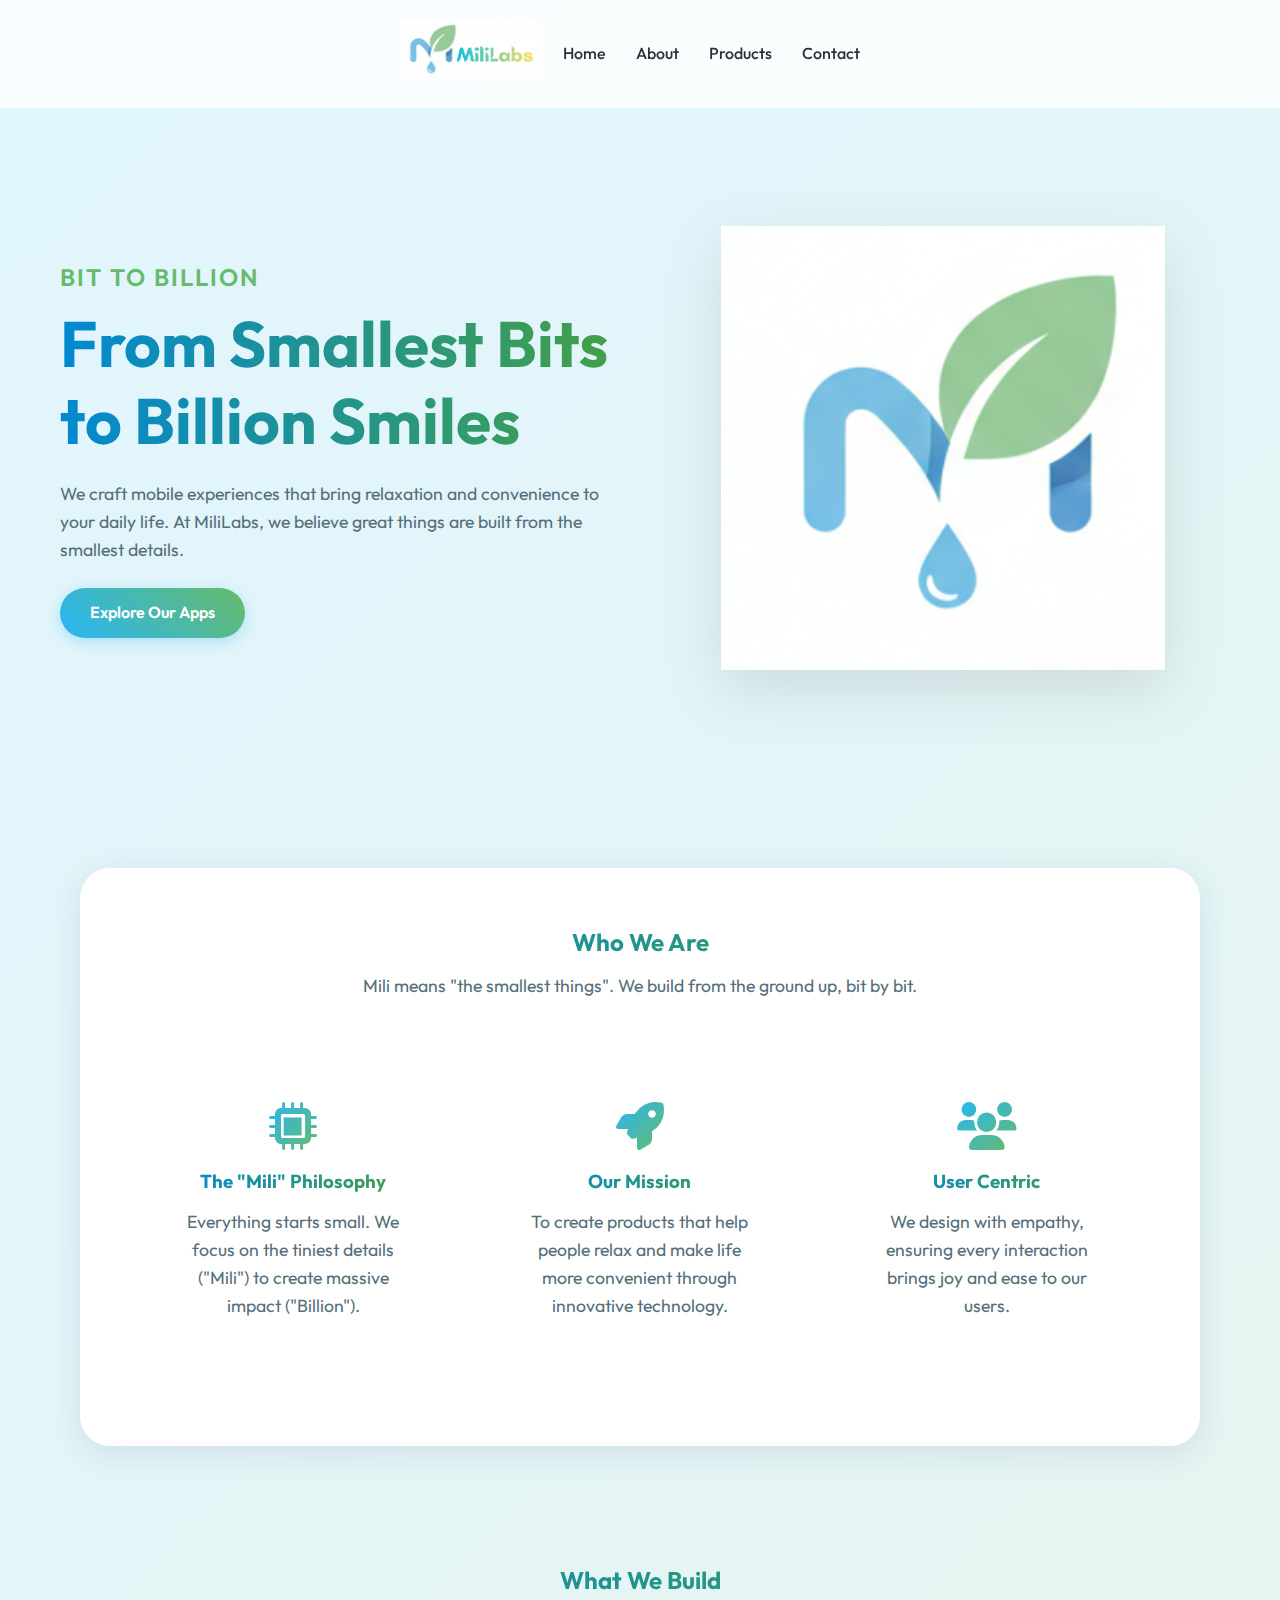
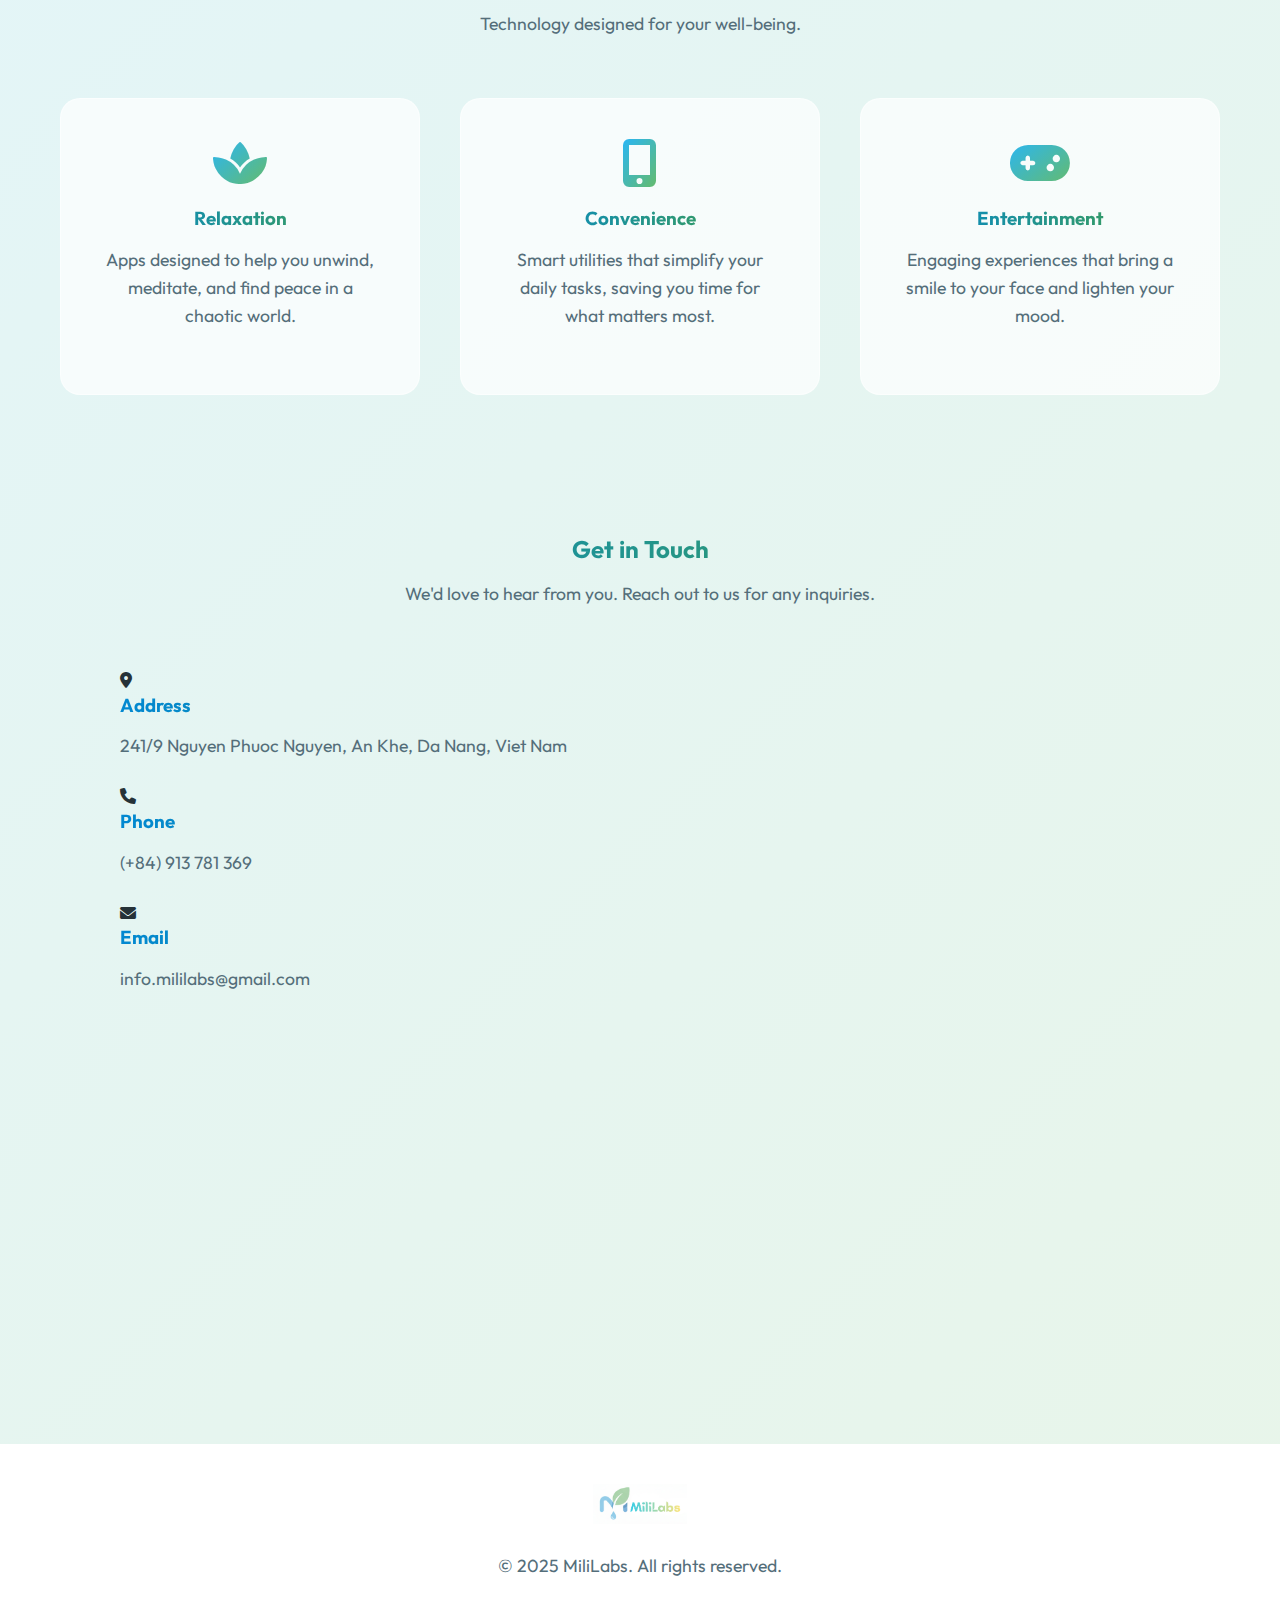
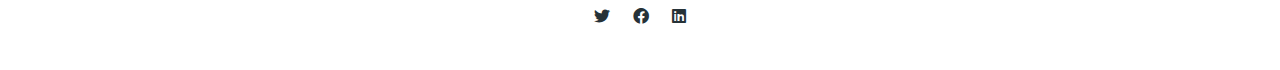
<file: index.html>
<!DOCTYPE html>
<html lang="en">

<head>
  <meta charset="UTF-8">
  <meta name="viewport" content="width=device-width, initial-scale=1.0">
  <title>MiliLabs - Bit to Billion</title>

  <link rel="icon" type="image/png" href="logo.png">
  <!-- Google Fonts: Outfit -->
  <link rel="preconnect" href="https://fonts.googleapis.com">
  <link rel="preconnect" href="https://fonts.gstatic.com" crossorigin>
  <link href="https://fonts.googleapis.com/css2?family=Outfit:wght@300;400;600;700&display=swap" rel="stylesheet">

  <!-- Font Awesome -->
  <link rel="stylesheet" href="https://cdnjs.cloudflare.com/ajax/libs/font-awesome/6.0.0/css/all.min.css">

  <!-- Custom CSS -->
  <link rel="stylesheet" href="style.css">
</head>

<body>

  <!-- Navigation -->
  <nav class="navbar">
    <div class="container">
      <a href="#" class="logo">
        <img src="logo_long.png" alt="MiliLabs Logo">
      </a>
      <div class="nav-links">
        <a href="#home">Home</a>
        <a href="#about">About</a>
        <a href="#products">Products</a>
        <a href="#contact">Contact</a>
      </div>
    </div>
  </nav>

  <!-- Hero Section -->
  <section id="home" class="hero">
    <div class="container" style="display: flex; align-items: center;">
      <div class="hero-content">
        <span class="slogan">Bit to Billion</span>
        <h1>From Smallest Bits to Billion Smiles</h1>
        <p>We craft mobile experiences that bring relaxation and convenience to your daily life. At MiliLabs, we believe
          great things are built from the smallest details.</p>
        <a href="#products" class="btn btn-primary">Explore Our Apps</a>
      </div>
      <div class="hero-image">
        <img src="logo.png" alt="MiliLabs Icon">
      </div>
    </div>
  </section>

  <!-- About Section -->
  <section id="about" class="container">
    <div class="features">
      <div class="container" style="padding: 60px;">
        <div class="section-title">
          <h2>Who We Are</h2>
          <p>Mili means "the smallest things". We build from the ground up, bit by bit.</p>
        </div>
        <div class="grid">
          <div class="card">
            <i class="fas fa-microchip card-icon"></i>
            <h3>The "Mili" Philosophy</h3>
            <p>Everything starts small. We focus on the tiniest details ("Mili") to create massive impact ("Billion").
            </p>
          </div>
          <div class="card">
            <i class="fas fa-rocket card-icon"></i>
            <h3>Our Mission</h3>
            <p>To create products that help people relax and make life more convenient through innovative technology.
            </p>
          </div>
          <div class="card">
            <i class="fas fa-users card-icon"></i>
            <h3>User Centric</h3>
            <p>We design with empathy, ensuring every interaction brings joy and ease to our users.</p>
          </div>
        </div>
      </div>
    </div>
  </section>

  <!-- Products Section -->
  <section id="products">
    <div class="container">
      <div class="section-title">
        <h2>What We Build</h2>
        <p>Technology designed for your well-being.</p>
      </div>
      <div class="grid">
        <div class="card">
          <i class="fas fa-spa card-icon"></i>
          <h3>Relaxation</h3>
          <p>Apps designed to help you unwind, meditate, and find peace in a chaotic world.</p>
        </div>
        <div class="card">
          <i class="fas fa-mobile-alt card-icon"></i>
          <h3>Convenience</h3>
          <p>Smart utilities that simplify your daily tasks, saving you time for what matters most.</p>
        </div>
        <div class="card">
          <i class="fas fa-gamepad card-icon"></i>
          <h3>Entertainment</h3>
          <p>Engaging experiences that bring a smile to your face and lighten your mood.</p>
        </div>
      </div>
    </div>
  </section>

  <!-- Contact Section -->
  <section id="contact" class="container">
    <div class="contact-area">
      <div class="container" style="padding: 60px;">
        <div class="section-title">
          <h2>Get in Touch</h2>
          <p>We'd love to hear from you. Reach out to us for any inquiries.</p>
        </div>
        <div class="contact-content">
          <div class="contact-info">
            <div class="contact-item">
              <i class="fas fa-map-marker-alt"></i>
              <div>
                <h3>Address</h3>
                <p>241/9 Nguyen Phuoc Nguyen, An Khe, Da Nang, Viet Nam</p>
              </div>
            </div>
            <div class="contact-item">
              <i class="fas fa-phone"></i>
              <div>
                <h3>Phone</h3>
                <p>(+84) 913 781 369</p>
              </div>
            </div>
            <div class="contact-item">
              <i class="fas fa-envelope"></i>
              <div>
                <h3>Email</h3>
                <p>info.mililabs@gmail.com</p>
              </div>
            </div>
          </div>
          <div class="contact-map">
            <iframe
              src="https://www.google.com/maps/embed?pb=!1m18!1m12!1m3!1d3834.2020376236455!2d108.18059547547158!3d16.05500223981796!2m3!1f0!2f0!3f0!3m2!1i1024!2i768!4f13.1!3m3!1m2!1s0x3142190f416078e3%3A0xafd9f0f08b339426!2zMjQxIE5ndXnhu4VuIFBoxrDhu5tjIE5ndXnDqm4sIFRoYW5oIEtow6ogxJDDtG5nLCBUaGFuaCBLaMOqLCDEkMOgIE7hurVuZyA1NTAwMDAsIFZpZXRuYW0!5e0!3m2!1sen!2s!4v1763868560169!5m2!1sen!2s"
              width="100%" height="300" style="border:0;" allowfullscreen="" loading="lazy"
              referrerpolicy="no-referrer-when-downgrade"></iframe>
          </div>
        </div>
      </div>
    </div>
  </section>

  <!-- Footer -->
  <footer>
    <div class="container">
      <img src="logo_long.png" alt="MiliLabs" style="height: 40px; margin-bottom: 20px; opacity: 0.8;">
      <p>&copy; 2025 MiliLabs. All rights reserved.</p>
      <div style="margin-top: 20px;">
        <a href="#" style="margin: 0 10px;"><i class="fab fa-twitter"></i></a>
        <a href="#" style="margin: 0 10px;"><i class="fab fa-facebook"></i></a>
        <a href="#" style="margin: 0 10px;"><i class="fab fa-linkedin"></i></a>
      </div>
    </div>
  </footer>

</body>

</html>
</file>
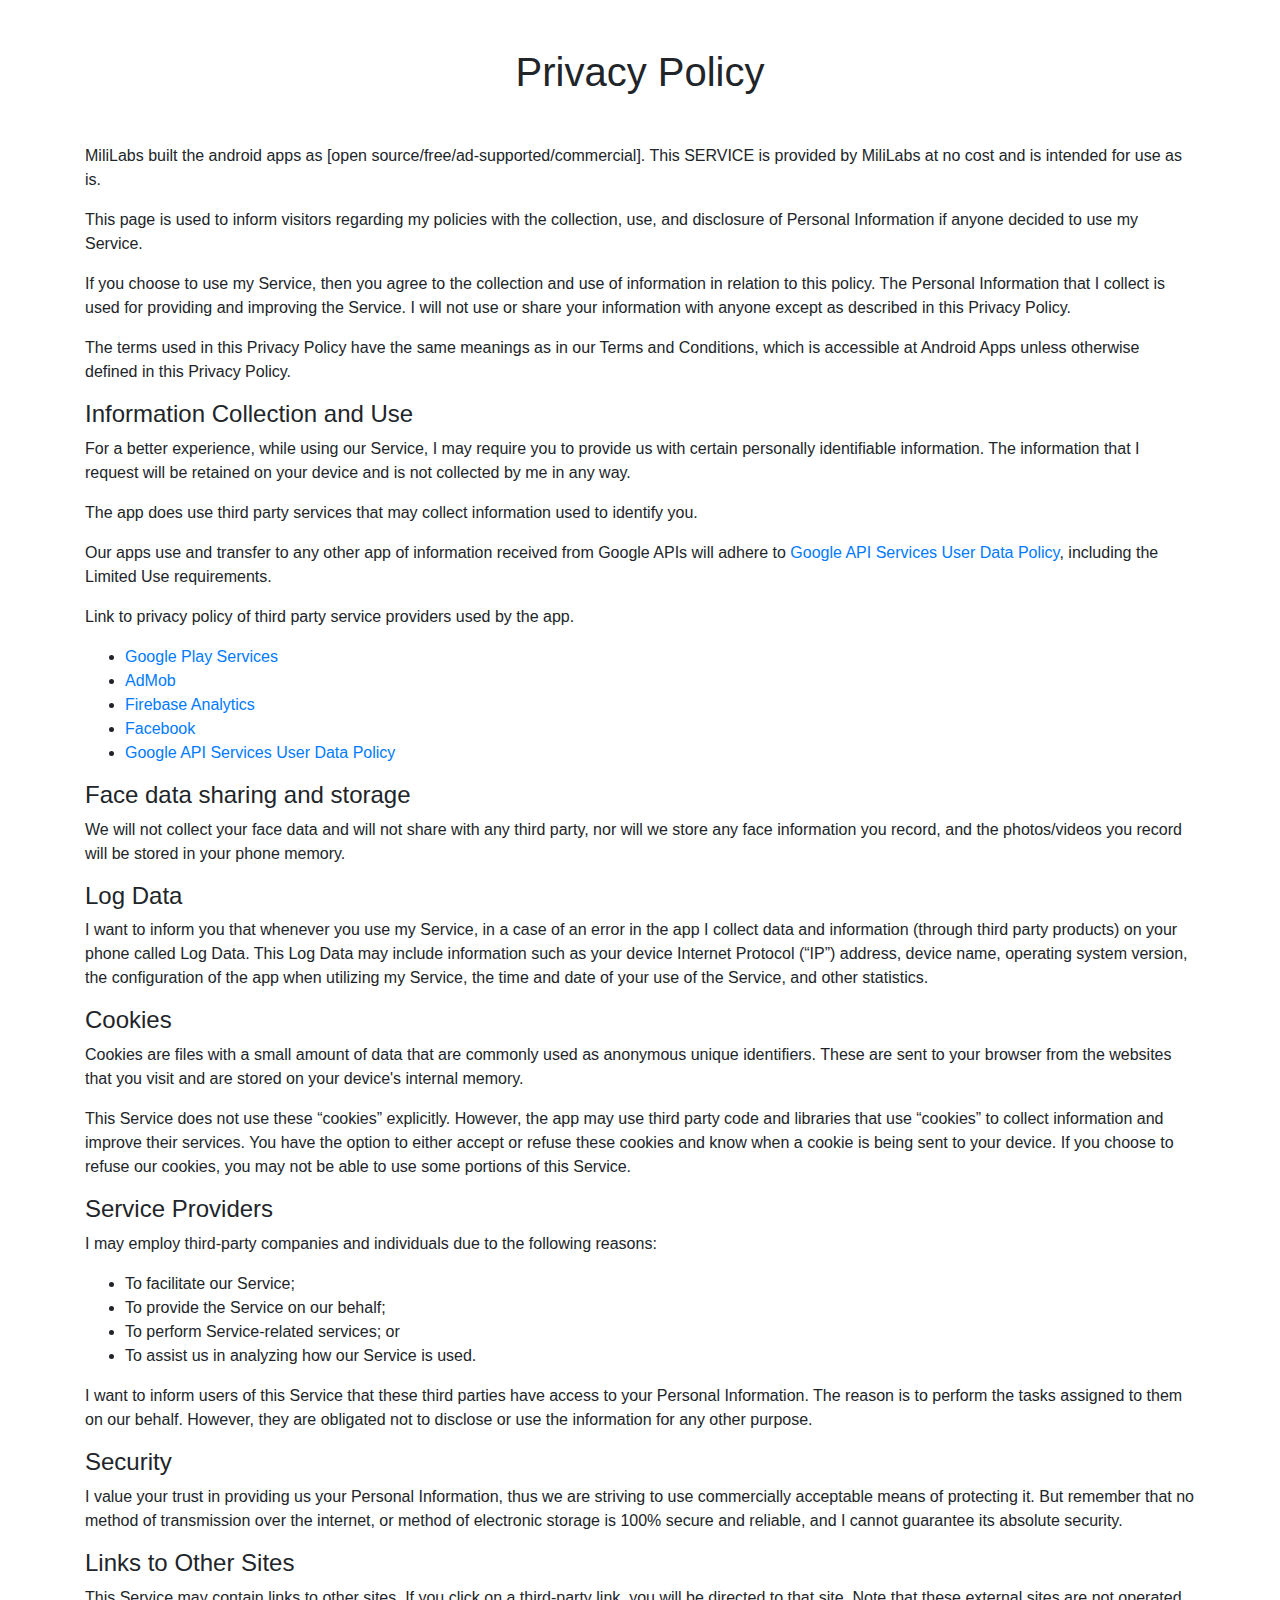
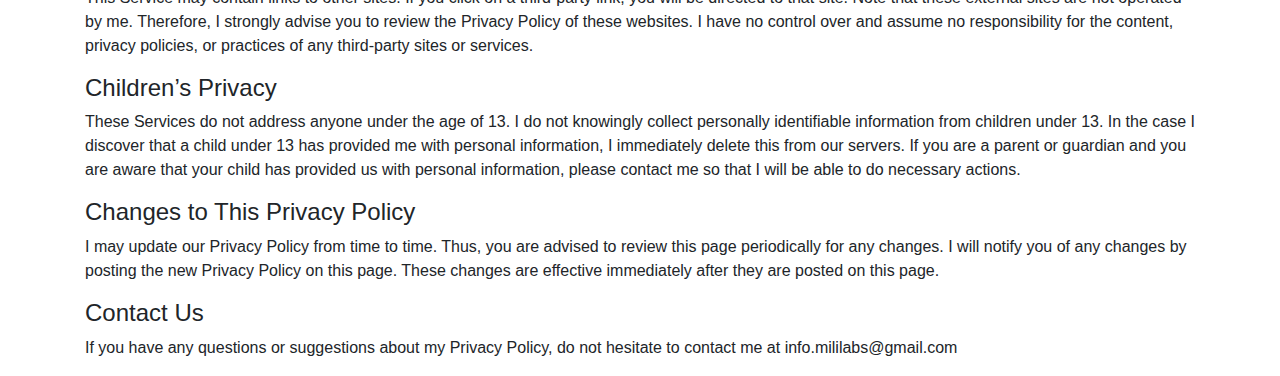
<file: privacy-policy.html>
<!DOCTYPE html>
<html lang="vi">
<head>
    <meta charset="UTF-8">
    <meta name="viewport" content="width=device-width, initial-scale=1.0">
    

    <title>MiliLabs - Bit to Billion</title>
    
    <!-- Preload critical resources -->
    
    <!-- DNS prefetch for external resources -->
    <link rel="dns-prefetch" href="//fonts.googleapis.com">
    <link rel="dns-prefetch" href="//cdnjs.cloudflare.com">
    <link rel="dns-prefetch" href="//stackpath.bootstrapcdn.com">
    
    <!-- Favicon -->
    <link rel="icon" type="image/png" href="assets/images/favicon.png">
    
    <!-- Bootstrap 4 CSS -->
    <link rel="stylesheet" href="https://stackpath.bootstrapcdn.com/bootstrap/4.5.2/css/bootstrap.min.css" integrity="sha384-JcKb8q3iqJ61gNV9KGb8thSsNjpSL0n8PARn9HuZOnIxN0hoP+VmmDGMN5t9UJ0Z" crossorigin="anonymous">
    
    <!-- Font Awesome -->
    <link rel="stylesheet" href="https://cdnjs.cloudflare.com/ajax/libs/font-awesome/6.0.0/css/all.min.css" integrity="sha512-9usAa10IRO0HhonpyAIVpjrylPvoDwiPUiKdWk5t3PyolY1cOd4DSE0Ga+ri4AuTroPR5aQvXU9xC6qOPnzFeg==" crossorigin="anonymous">
    
    <!-- Google Fonts -->
    <link rel="preconnect" href="https://fonts.googleapis.com">
    <link rel="preconnect" href="https://fonts.gstatic.com" crossorigin>
    <link href="https://fonts.googleapis.com/css2?family=Inter:wght@300;400;500;600;700;800&display=swap" rel="stylesheet">
    
    <!-- Custom CSS -->
     
</script>
</head>
<body>
    <div id="fullpage" class="fullpage-default">
      <div class="section animated-row" data-section="slide03">
        <div class="section-inner">
          <div class="row justify-content-center">
            <div class="container text-left">

              <h1 class="text-center my-5">Privacy Policy</h1>
              <p>MiliLabs built the android apps as [open source/free/ad-supported/commercial]. This SERVICE is provided by MiliLabs at no cost and is intended for use as is.</p>
              <p>This page is used to inform visitors regarding my policies with the collection, use, and disclosure of Personal Information if anyone decided to use my Service.</p>
              <p>If you choose to use my Service, then you agree to the collection and use of information in relation to this policy. The Personal Information that I collect is used for providing and improving the Service. I will not use or share your information with anyone except as described in this Privacy Policy.</p>
              <p>The terms used in this Privacy Policy have the same meanings as in our Terms and Conditions, which is accessible at Android Apps unless otherwise defined in this Privacy Policy.</p>
              <h4>Information Collection and Use</h4>
              <p>For a better experience, while using our Service, I may require you to provide us with certain personally identifiable information. The information that I request will be retained on your device and is not collected by me in any way.</p>
              <p>The app does use third party services that may collect information used to identify you.</p>
              <p>Our apps use and transfer to any other app of information received from Google APIs will adhere to <a class="XqQF9c" href="https://developers.google.com/terms/api-services-user-data-policy#additional_requirements_for_specific_api_scopes" target="_blank">Google API Services User Data Policy</a>, including the Limited Use requirements.</p>
              <p>Link to privacy policy of third party service providers used by the app.</p>
              <ul>
                  <li><a href="https://www.google.com/policies/privacy/" target="_blank">Google Play Services</a></li>
                  <li><a class="XqQF9c" href="https://support.google.com/admob/answer/6128543?hl=en" target="_blank">AdMob</a></li>
                  <li><a class="XqQF9c" href="https://firebase.google.com/policies/analytics" target="_blank">Firebase Analytics</a></li>
                  <li><a class="XqQF9c" href="https://www.google.com/url?q=https%3A%2F%2Fwww.facebook.com%2Fabout%2Fprivacy&amp;sa=D&amp;sntz=1&amp;usg=AOvVaw2HPxrfEMtkk2Ddbmtl5CDu" target="_blank">Facebook</a></li>
                  <li><a class="XqQF9c" href="https://developers.google.com/terms/api-services-user-data-policy#additional_requirements_for_specific_api_scopes" target="_blank">Google API Services User Data Policy</a></li>
              </ul>
              <h4>Face data sharing and storage</h4>

                  <p>We will not collect your face data and will not share with any third party, nor will we store any face information you record, and the photos/videos you record will be stored in your phone memory.</p>
              <h4>Log Data</h4>
              <p>I want to inform you that whenever you use my Service, in a case of an error in the app I collect data and information (through third party products) on your phone called Log Data. This Log Data may include information such as your device Internet Protocol (“IP”) address, device name, operating system version, the configuration of the app when utilizing my Service, the time and date of your use of the Service, and other statistics.</p>
              <h4>Cookies</h4>
              <p>Cookies are files with a small amount of data that are commonly used as anonymous unique identifiers. These are sent to your browser from the websites that you visit and are stored on your device's internal memory.</p>
              <p>This Service does not use these “cookies” explicitly. However, the app may use third party code and libraries that use “cookies” to collect information and improve their services. You have the option to either accept or refuse these cookies and know when a cookie is being sent to your device. If you choose to refuse our cookies, you may not be able to use some portions of this Service.</p>
              <h4>Service Providers</h4>
              <p>I may employ third-party companies and individuals due to the following reasons:</p>
              <ul>
                  <li>To facilitate our Service;</li>
                  <li>To provide the Service on our behalf;</li>
                  <li>To perform Service-related services; or</li>
                  <li>To assist us in analyzing how our Service is used.</li>
              </ul>
              <p>I want to inform users of this Service that these third parties have access to your Personal Information. The reason is to perform the tasks assigned to them on our behalf. However, they are obligated not to disclose or use the information for any other purpose.</p>
              <h4>Security</h4>
              <p>I value your trust in providing us your Personal Information, thus we are striving to use commercially acceptable means of protecting it. But remember that no method of transmission over the internet, or method of electronic storage is 100% secure and reliable, and I cannot guarantee its absolute security.</p>
              <h4>Links to Other Sites</h4>
              <p>This Service may contain links to other sites. If you click on a third-party link, you will be directed to that site. Note that these external sites are not operated by me. Therefore, I strongly advise you to review the Privacy Policy of these websites. I have no control over and assume no responsibility for the content, privacy policies, or practices of any third-party sites or services.</p>
              <h4>Children’s Privacy</h4>
              <p>These Services do not address anyone under the age of 13. I do not knowingly collect personally identifiable information from children under 13. In the case I discover that a child under 13 has provided me with personal information, I immediately delete this from our servers. If you are a parent or guardian and you are aware that your child has provided us with personal information, please contact me so that I will be able to do necessary actions.</p>
              <h4>Changes to This Privacy Policy</h4>
              <p>I may update our Privacy Policy from time to time. Thus, you are advised to review this page periodically for any changes. I will notify you of any changes by posting the new Privacy Policy on this page. These changes are effective immediately after they are posted on this page.</p>
              <h4>Contact Us</h4>
              <p>If you have any questions or suggestions about my Privacy Policy, do not hesitate to contact me at info.mililabs@gmail.com</p>
        
            </div>
          </div>
        </div>
      </div>
    </div>
</body>
</html>
</file>
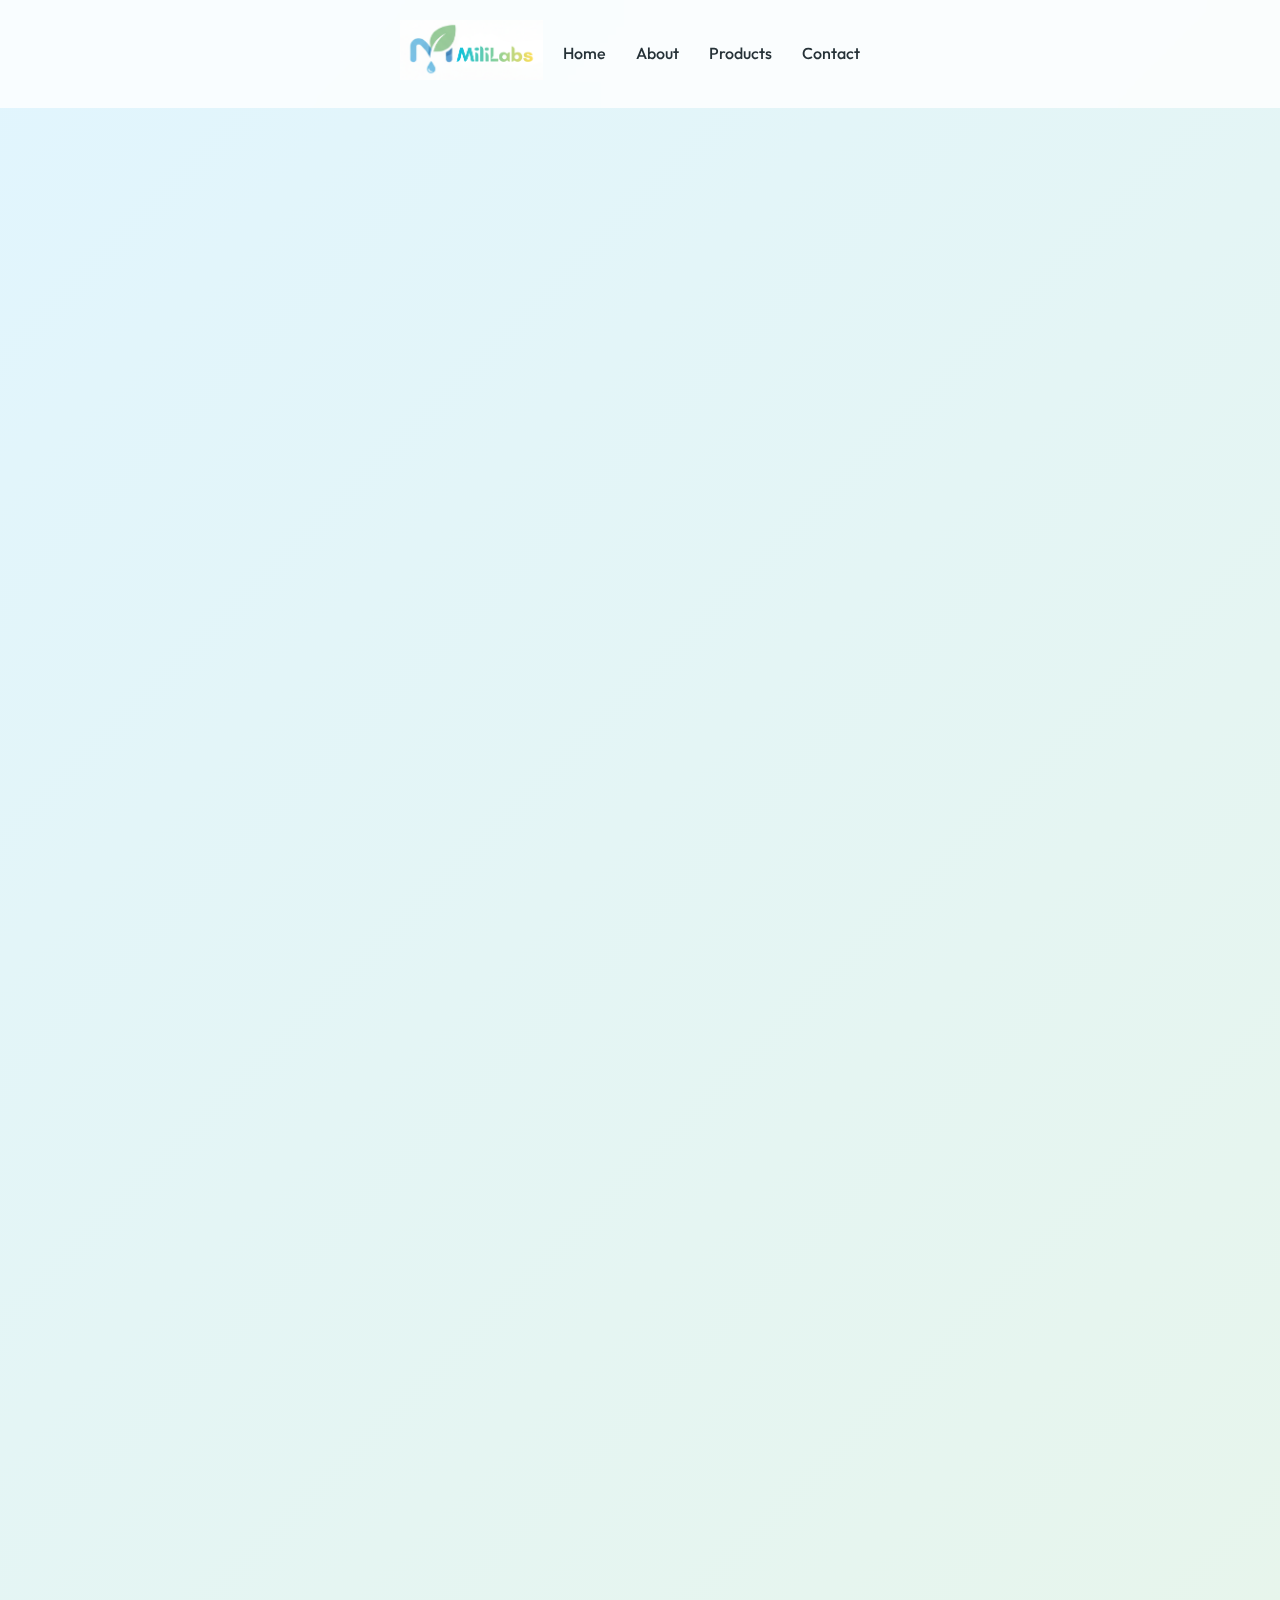
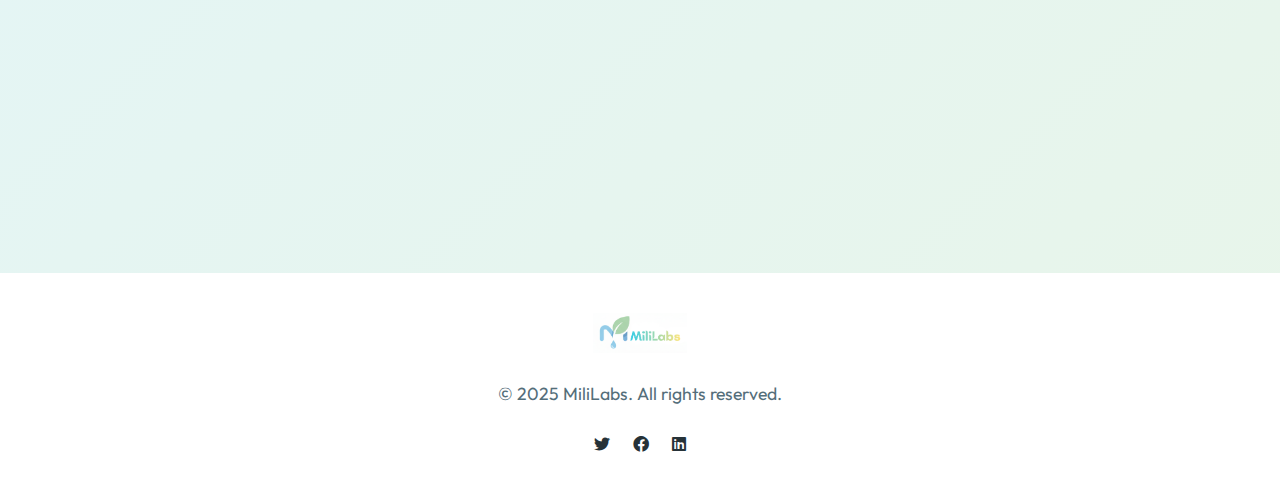
<file: support.html>
<!DOCTYPE html>
<html lang="en">

<head>
  <meta charset="UTF-8">
  <meta name="viewport" content="width=device-width, initial-scale=1.0">
  <title>MiliLabs - Bit to Billion</title>

  <link rel="icon" type="image/png" href="logo.png">
  <!-- Google Fonts: Outfit -->
  <link rel="preconnect" href="https://fonts.googleapis.com">
  <link rel="preconnect" href="https://fonts.gstatic.com" crossorigin>
  <link href="https://fonts.googleapis.com/css2?family=Outfit:wght@300;400;600;700&display=swap" rel="stylesheet">

  <!-- Font Awesome -->
  <link rel="stylesheet" href="https://cdnjs.cloudflare.com/ajax/libs/font-awesome/6.0.0/css/all.min.css">

  <!-- Custom CSS -->
  <link rel="stylesheet" href="style.css">
</head>

<body>

  <!-- Navigation -->
  <nav class="navbar">
    <div class="container">
      <a href="#" class="logo">
        <img src="logo_long.png" alt="MiliLabs Logo">
      </a>
      <div class="nav-links">
        <a href="/">Home</a>
        <a href="/">About</a>
        <a href="/">Products</a>
        <a href="/">Contact</a>
      </div>
    </div>
  </nav>

  <!-- Hero Section -->
  <section id="home" class="hero">
    <div class="container" style="display: flex; align-items: center;">
        <iframe src="https://docs.google.com/forms/d/e/1FAIpQLScss-UKlOOKJwmHQdvKYq2ib6vse_q2W_y8ygoRVOazuUJ0pw/viewform?embedded=true" width="840" height="1585" frameborder="0" marginheight="0" marginwidth="0">Loading…</iframe>
    </div>
  </section>

  <!-- Footer -->
  <footer>
    <div class="container">
      <img src="logo_long.png" alt="MiliLabs" style="height: 40px; margin-bottom: 20px; opacity: 0.8;">
      <p>&copy; 2025 MiliLabs. All rights reserved.</p>
      <div style="margin-top: 20px;">
        <a href="#" style="margin: 0 10px;"><i class="fab fa-twitter"></i></a>
        <a href="#" style="margin: 0 10px;"><i class="fab fa-facebook"></i></a>
        <a href="#" style="margin: 0 10px;"><i class="fab fa-linkedin"></i></a>
      </div>
    </div>
  </footer>

</body>

</html>
</file>
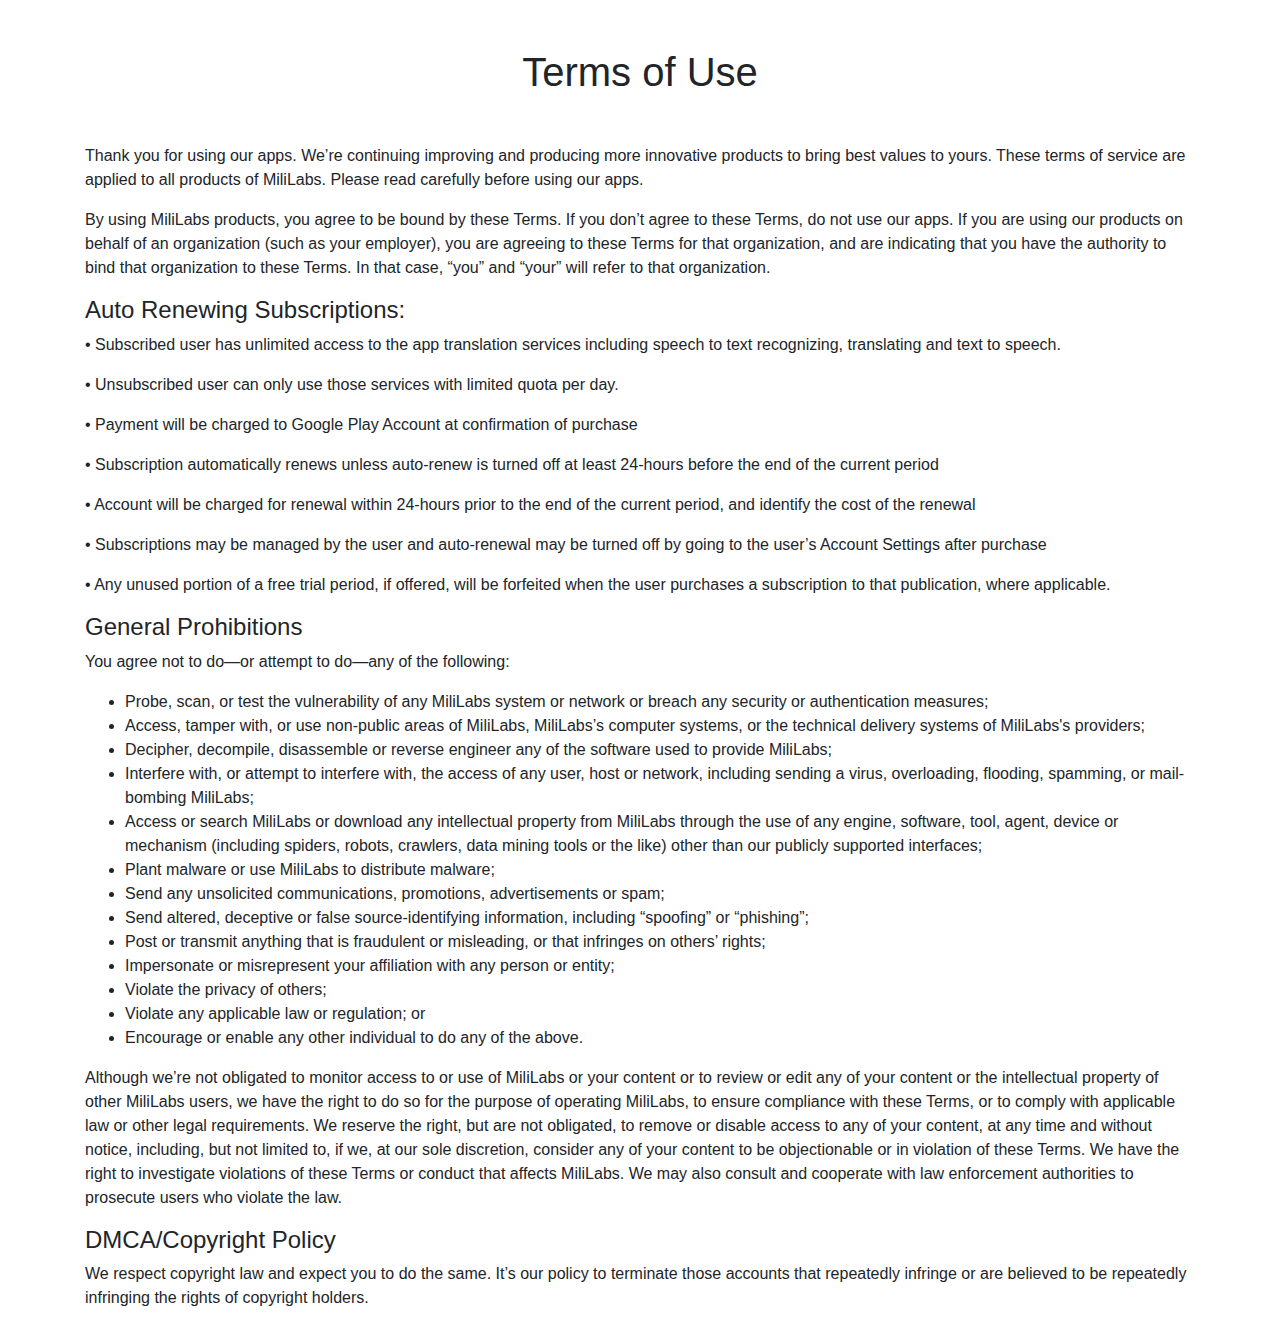
<file: term-and-condition.html>
<!DOCTYPE html>
<html lang="vi">
<head>
    <meta charset="UTF-8">
    <meta name="viewport" content="width=device-width, initial-scale=1.0">
    

    <title>MiliLabs - Bit to Billion</title>
    
    <!-- Preload critical resources -->
    
    <!-- DNS prefetch for external resources -->
    <link rel="dns-prefetch" href="//fonts.googleapis.com">
    <link rel="dns-prefetch" href="//cdnjs.cloudflare.com">
    <link rel="dns-prefetch" href="//stackpath.bootstrapcdn.com">
    
    <!-- Favicon -->
    <link rel="icon" type="image/png" href="assets/images/favicon.png">
    
    <!-- Bootstrap 4 CSS -->
    <link rel="stylesheet" href="https://stackpath.bootstrapcdn.com/bootstrap/4.5.2/css/bootstrap.min.css" integrity="sha384-JcKb8q3iqJ61gNV9KGb8thSsNjpSL0n8PARn9HuZOnIxN0hoP+VmmDGMN5t9UJ0Z" crossorigin="anonymous">
    
    <!-- Font Awesome -->
    <link rel="stylesheet" href="https://cdnjs.cloudflare.com/ajax/libs/font-awesome/6.0.0/css/all.min.css" integrity="sha512-9usAa10IRO0HhonpyAIVpjrylPvoDwiPUiKdWk5t3PyolY1cOd4DSE0Ga+ri4AuTroPR5aQvXU9xC6qOPnzFeg==" crossorigin="anonymous">
    
    <!-- Google Fonts -->
    <link rel="preconnect" href="https://fonts.googleapis.com">
    <link rel="preconnect" href="https://fonts.gstatic.com" crossorigin>
    <link href="https://fonts.googleapis.com/css2?family=Inter:wght@300;400;500;600;700;800&display=swap" rel="stylesheet">
    
    <!-- Custom CSS -->
     
</script>
</head>
<body>
    <div id="fullpage" class="fullpage-default">


      <div class="section animated-row" data-section="slide03">
        <div class="section-inner">
          <div class="row justify-content-center">
            <div class="container text-left">
                    <h1 class="text-center my-5">Terms of Use</h1>
                    <p>Thank you for using our apps. We’re continuing improving and producing more innovative products to bring best values to yours. These terms of service are applied to all products of MiliLabs. Please read carefully before using our apps.</p>By using  MiliLabs products, you agree to be bound by these Terms. If you don’t agree to these Terms, do not use our apps. If you are using our products on behalf of an organization (such as your employer), you are agreeing to these Terms for that organization, and are indicating that you have the authority to bind that organization to these Terms. In that case, “you” and “your” will refer to that organization.<p></p>
                    <h4>Auto Renewing Subscriptions:</h4>
                    <p>• Subscribed user has unlimited access to the app translation services including speech to text recognizing, translating and text to speech.</p>
                    <p>• Unsubscribed user can only use those services with limited quota per day.</p>
                    <p>• Payment will be charged to Google Play Account at confirmation of purchase</p>
                    <p>• Subscription automatically renews unless auto-renew is turned off at least 24-hours before the end of the current period</p>
                    <p>• Account will be charged for renewal within 24-hours prior to the end of the current period, and identify the cost of the renewal</p>
                    <p>• Subscriptions may be managed by the user and auto-renewal may be turned off by going to the user’s Account Settings after purchase</p>
                    <p>• Any unused portion of a free trial period, if offered, will be forfeited when the user purchases a subscription to that publication, where applicable.</p>
                    <h4>General Prohibitions</h4>
                    <p>You agree not to do—or attempt to do—any of the following:</p>
                    <ul>
                        <li>Probe, scan, or test the vulnerability of any MiliLabs system or network or breach any security or authentication measures;</li>
                        <li>Access, tamper with, or use non-public areas of  MiliLabs, MiliLabs’s computer systems, or the technical delivery systems of MiliLabs's  providers;</li>
                        <li>Decipher, decompile, disassemble or reverse engineer any of the software used to provide MiliLabs;</li>
                        <li>Interfere with, or attempt to interfere with, the access of any user, host or network, including sending a virus, overloading, flooding, spamming, or mail-bombing MiliLabs;</li>
                        <li>Access or search MiliLabs or download any intellectual property from MiliLabs through the use of any engine, software, tool, agent, device or mechanism (including spiders, robots, crawlers, data mining tools or the like) other than our publicly supported interfaces;</li>
                        <li>Plant malware or use MiliLabs to distribute malware;</li>
                        <li>Send any unsolicited communications, promotions, advertisements or spam;</li>
                        <li>Send altered, deceptive or false source-identifying information, including “spoofing” or “phishing”;</li>
                        <li>Post or transmit anything that is fraudulent or misleading, or that infringes on others’ rights;</li>
                        <li>Impersonate or misrepresent your affiliation with any person or entity;</li>
                        <li>Violate the privacy of others;</li>
                        <li>Violate any applicable law or regulation; or</li>
                        <li>Encourage or enable any other individual to do any of the above.</li>
                    </ul>
                    <p>Although we’re not obligated to monitor access to or use of MiliLabs or your content or to review or edit any of your content or the intellectual property of other MiliLabs users, we have the right to do so for the purpose of operating MiliLabs, to ensure compliance with these Terms, or to comply with applicable law or other legal requirements. We reserve the right, but are not obligated, to remove or disable access to any of your content, at any time and without notice, including, but not limited to, if we, at our sole discretion, consider any of your content to be objectionable or in violation of these Terms. We have the right to investigate violations of these Terms or conduct that affects MiliLabs. We may also consult and cooperate with law enforcement authorities to prosecute users who violate the law.</p>
                    <h4>DMCA/Copyright Policy</h4>
                    <p>We respect copyright law and expect you to do the same. It’s our policy to terminate those accounts that repeatedly infringe or are believed to be repeatedly infringing the rights of copyright holders.</p>
            </div>
          </div>
        </div>
      </div>
    </div>
</body>
</html>
</file>
<file: style.css>
:root {
    --primary-blue: #29B6F6;
    --primary-green: #66BB6A;
    --bg-gradient: linear-gradient(135deg, #E1F5FE 0%, #E8F5E9 100%);
    --text-dark: #263238;
    --text-light: #546E7A;
    --white: #ffffff;
    --glass-bg: rgba(255, 255, 255, 0.7);
    --glass-border: rgba(255, 255, 255, 0.5);
    --shadow: 0 8px 32px 0 rgba(31, 38, 135, 0.1);
}

* {
    margin: 0;
    padding: 0;
    box-sizing: border-box;
}

body {
    font-family: 'Outfit', sans-serif;
    background: var(--bg-gradient);
    color: var(--text-dark);
    line-height: 1.6;
    overflow-x: hidden;
    min-height: 100vh;
}

/* Typography */
h1,
h2,
h3,
h4 {
    font-weight: 700;
    line-height: 1.2;
    margin-bottom: 1rem;
    background: linear-gradient(to right, #0288D1, #43A047);
    -webkit-background-clip: text;
    -webkit-text-fill-color: transparent;
}

p {
    color: var(--text-light);
    margin-bottom: 1.5rem;
    font-size: 1.1rem;
}

a {
    text-decoration: none;
    color: inherit;
    transition: all 0.3s ease;
}

/* Layout */
.container {
    max-width: 1200px;
    margin: 0 auto;
    padding: 0 20px;
    /* display: flex; */
}

section {
    padding: 80px 0;
}

/* Navbar */
.navbar {
    display: flex;
    justify-content: space-between;
    align-items: center;
    padding: 20px 0;
    backdrop-filter: blur(10px);
    position: sticky;
    top: 0;
    z-index: 1000;
    background: rgba(255, 255, 255, 0.8);

    .container {
        display: flex;
    }
}

.logo img {
    height: 60px;
    width: auto;
}

.nav-links {
    display: flex;
    gap: 30px;
    padding: 0px 20px;
    justify-content: center;
    align-items: center;
}

.nav-links a {
    font-weight: 500;
    color: var(--text-dark);
}

.nav-links a:hover {
    color: var(--primary-blue);
}

/* Hero Section */
.hero {
    display: flex;
    align-items: center;
    justify-content: space-between;
    min-height: 80vh;
    padding-top: 40px;
}

.hero-content {
    flex: 1;
    padding-right: 50px;
}

.hero h1 {
    font-size: 4rem;
    margin-bottom: 20px;
}

.hero .slogan {
    font-size: 1.5rem;
    font-weight: 600;
    color: var(--primary-green);
    text-transform: uppercase;
    letter-spacing: 2px;
    margin-bottom: 10px;
    display: block;
}

.hero-image {
    flex: 1;
    display: flex;
    justify-content: center;
    position: relative;
}

.hero-image img {
    max-width: 80%;
    animation: float 6s ease-in-out infinite;
    filter: drop-shadow(0 20px 30px rgba(0, 0, 0, 0.1));
}

/* Buttons */
.btn {
    display: inline-block;
    padding: 12px 30px;
    border-radius: 50px;
    font-weight: 600;
    cursor: pointer;
    transition: transform 0.2s, box-shadow 0.2s;
}

.btn-primary {
    background: linear-gradient(45deg, var(--primary-blue), var(--primary-green));
    color: white;
    box-shadow: 0 4px 15px rgba(79, 195, 247, 0.4);
}

.btn-primary:hover {
    transform: translateY(-2px);
    box-shadow: 0 8px 25px rgba(79, 195, 247, 0.6);
}

/* Features/About Section */
.features {
    background: var(--white);
    border-radius: 30px;
    margin: 40px 20px;
    box-shadow: var(--shadow);
}

.section-title {
    text-align: center;
    margin-bottom: 60px;
}

.grid {
    display: grid;
    grid-template-columns: repeat(auto-fit, minmax(300px, 1fr));
    gap: 40px;
}

.card {
    background: var(--glass-bg);
    border: 1px solid var(--glass-border);
    padding: 40px;
    border-radius: 20px;
    text-align: center;
    transition: transform 0.3s;
}

.card:hover {
    transform: translateY(-10px);
    background: white;
    box-shadow: 0 10px 40px rgba(0, 0, 0, 0.05);
}

.card-icon {
    font-size: 3rem;
    margin-bottom: 20px;
    background: linear-gradient(to bottom right, var(--primary-blue), var(--primary-green));
    -webkit-background-clip: text;
    -webkit-text-fill-color: transparent;
}

/* Footer */
footer {
    background: white;
    padding: 40px 0;
    text-align: center;
    margin-top: 60px;
}

/* Animations */
@keyframes float {
    0% {
        transform: translateY(0px);
    }

    50% {
        transform: translateY(-20px);
    }

    100% {
        transform: translateY(0px);
    }
}

/* Responsive */
@media (max-width: 768px) {
    .hero {
        flex-direction: column;
        text-align: center;
    }

    .hero-content {
        padding-right: 0;
        margin-bottom: 40px;
    }

    .hero h1 {
        font-size: 2.5rem;
    }
}
</file>
